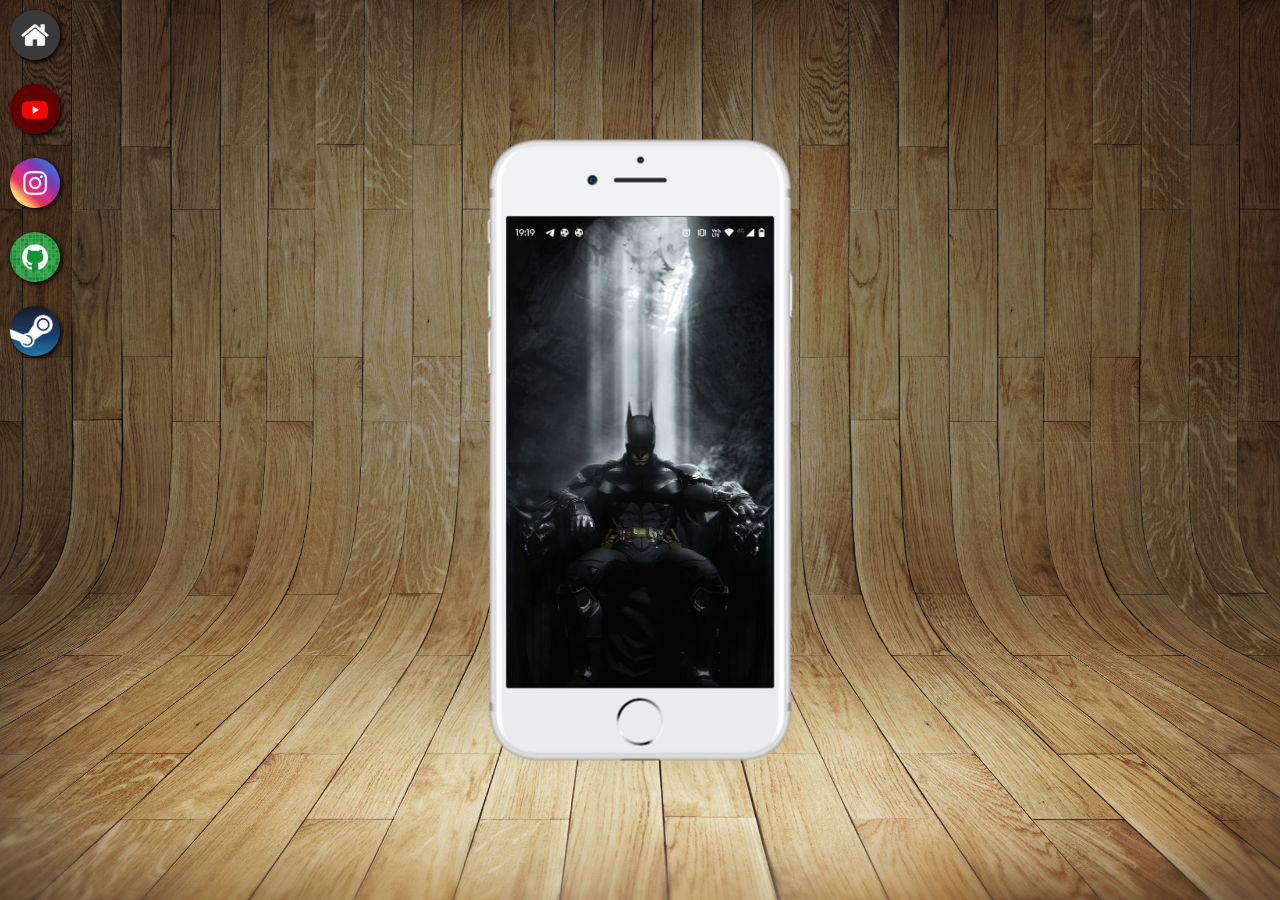
<file: index.html>
<!DOCTYPE html>
<html lang="PT-br">

<head>
    <meta charset="UTF-8">
    <meta name="viewport" content="width=device-width, initial-scale=1.0">
    <title>celular</title>
    <link rel="shotcut icon" href="favicon.ico">
    <link rel="stylesheet" href="estilo.css">
</head>

<body>
    <main>
        <section id="celular">
            <iframe src="homer.html" name="tela" id="tela" frameborder="0"></iframe>
        </section>
        <section id="redes-sociais">
            <a href="homer.html" target="tela"><img src="imagens/logo-home.jpg" alt="Home"></a><br>
            <a href="youtuber.html" target="tela"><img src="imagens/logo-youtube.jpg" alt="Youtuber"></a><br>
            <a href="insta.html" target="tela"><img src="imagens/logo-instagram.jpg" alt="Instagram"></a><br>
            <a href="git.html" target="tela"><img src="imagens/logo-github.jpg" alt="Github"></a><br>
            <a href="steam.html" target="tela"><img src="imagens/images (5).jfif" alt="Steam"></a><br>
         
        </section>


    </main>

</body>
</body>

</html>
</file>
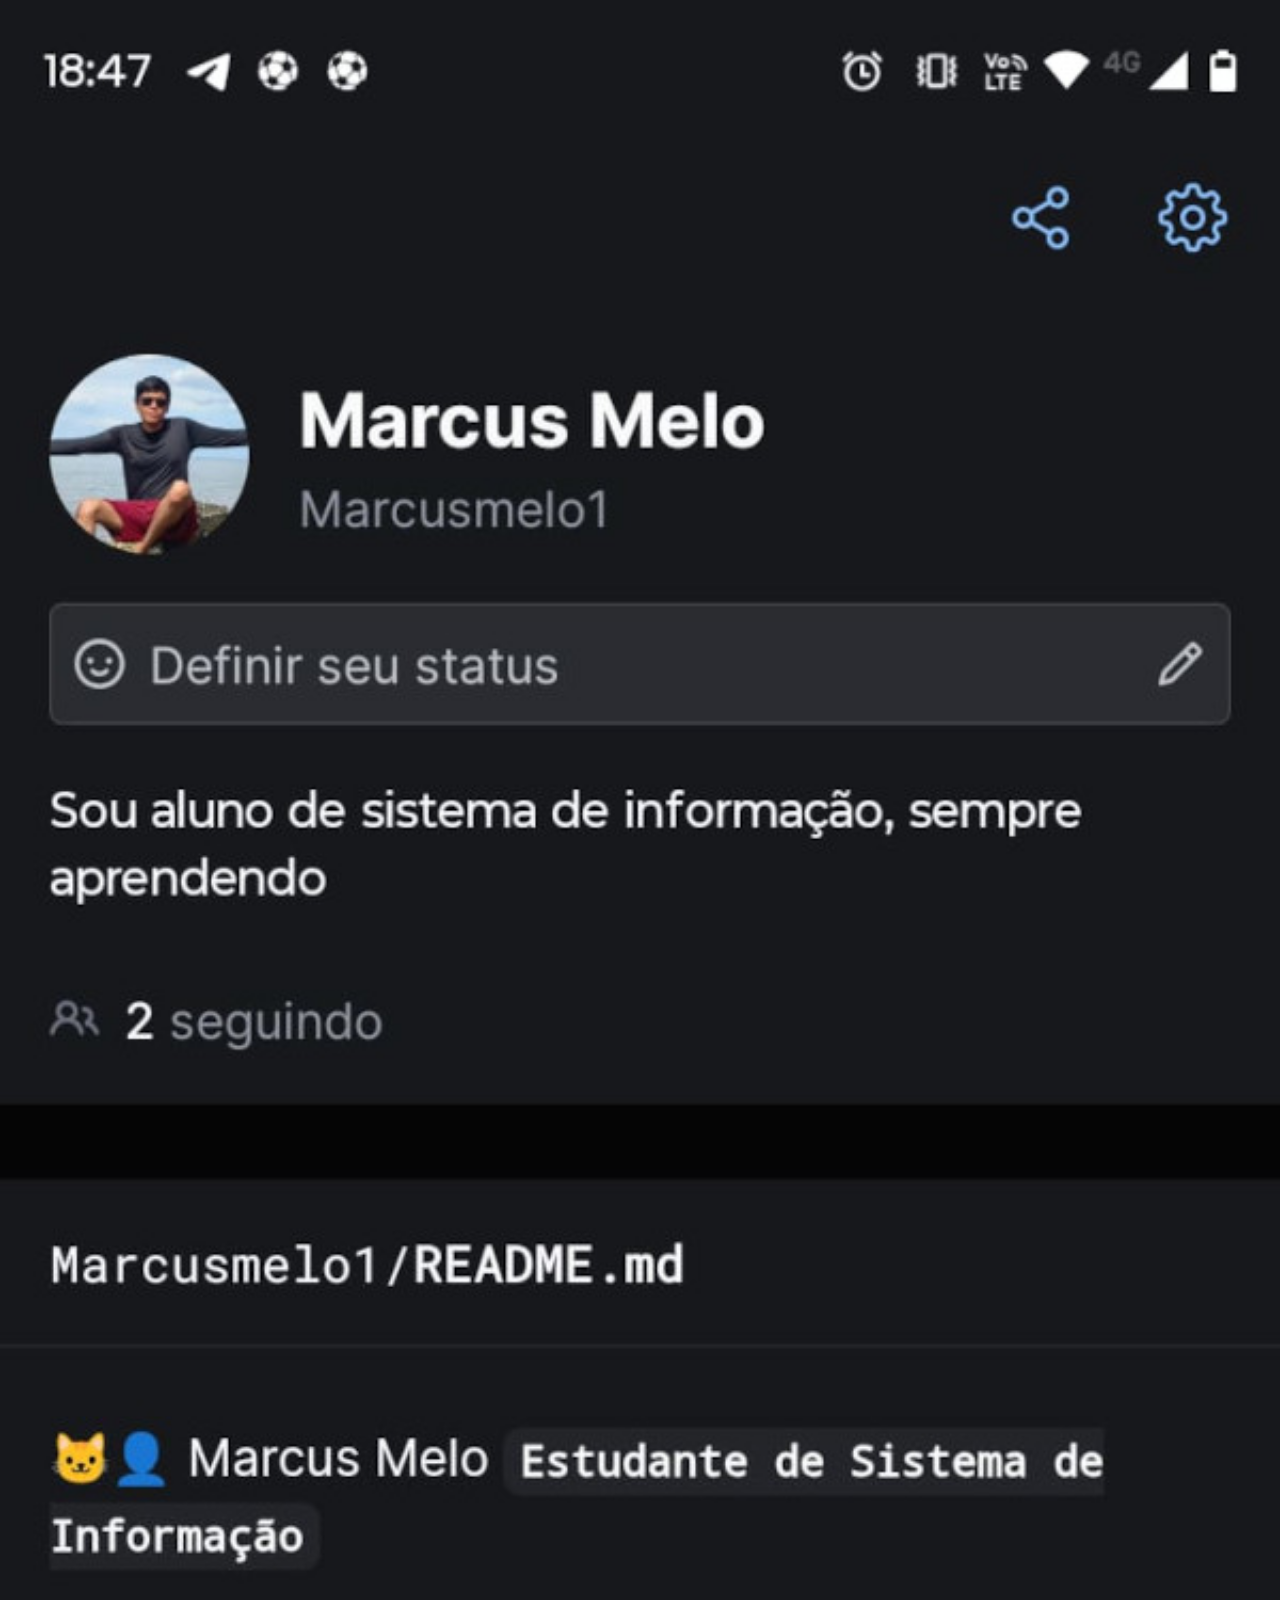
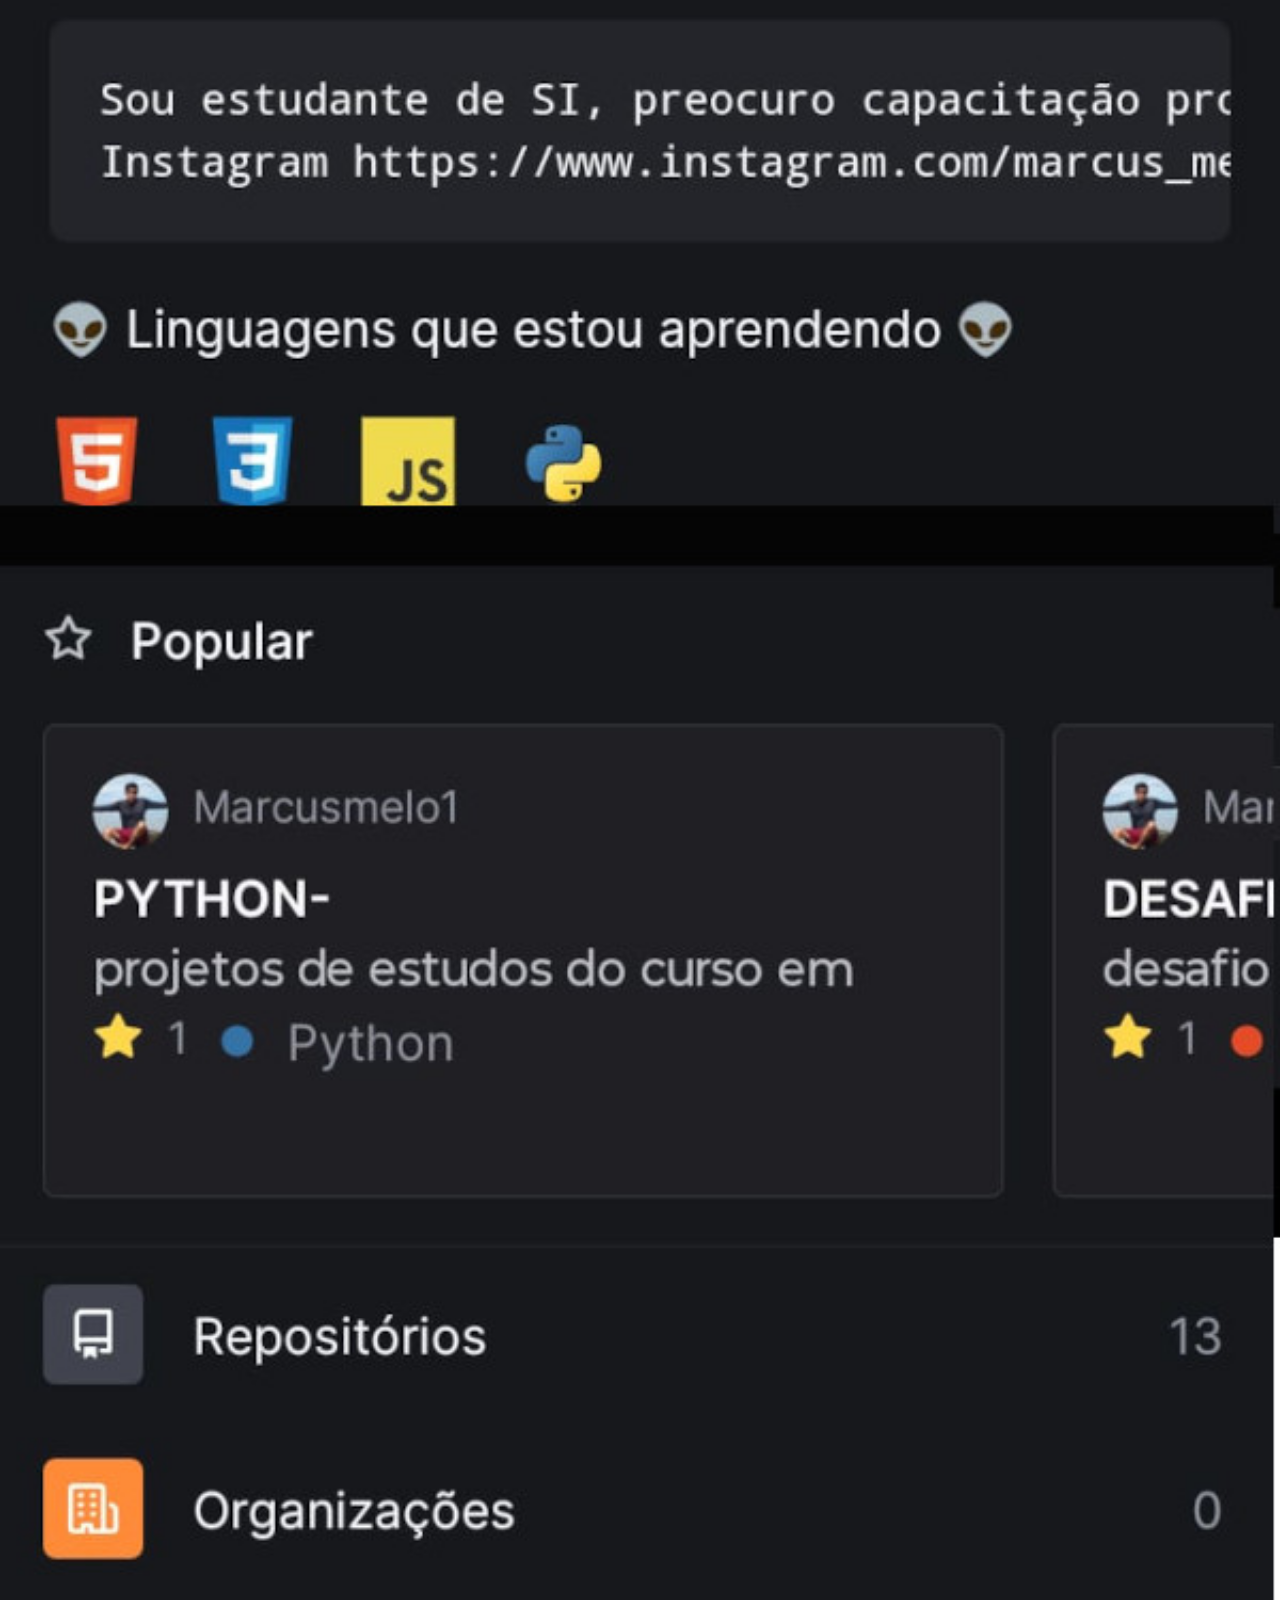
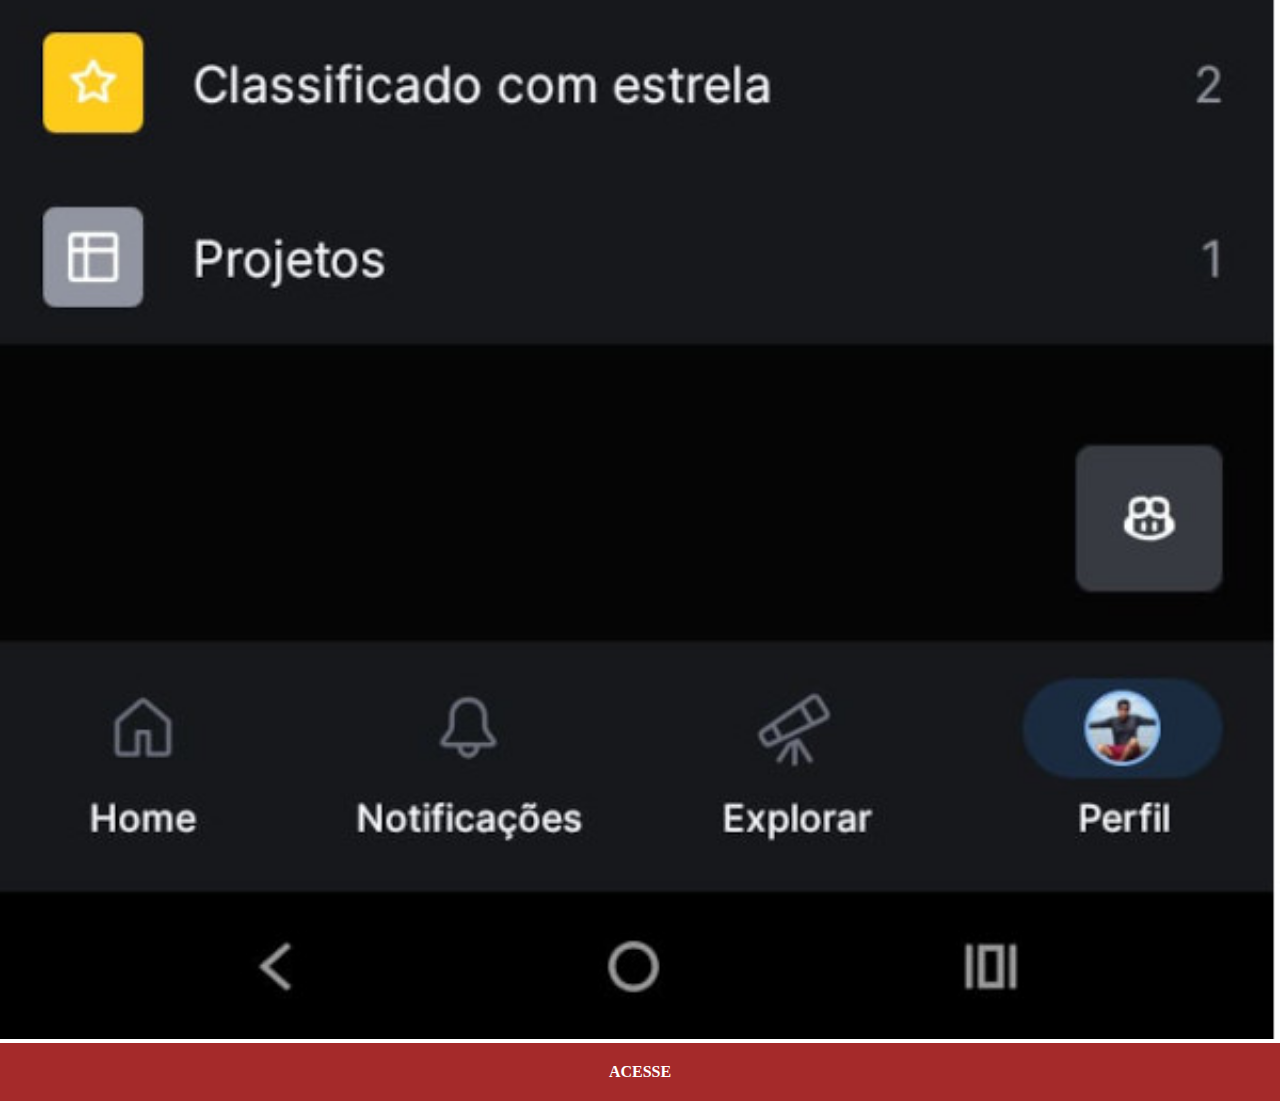
<file: git.html>
<!DOCTYPE html>
<html lang="en">
<head>
    <meta charset="UTF-8">
    <meta name="viewport" content="width=device-width, initial-scale=1.0">
    <title>Document</title>
    <link rel="stylesheet" href="estilo-redes.css">
</head>
<body>
    <img src="imagens/git.jpg" alt="Git">
    <a href="https://github.com/Marcusmelo1?tab=repositories" target="_blank">ACESSE</a>
    
</body>
</html>
</file>
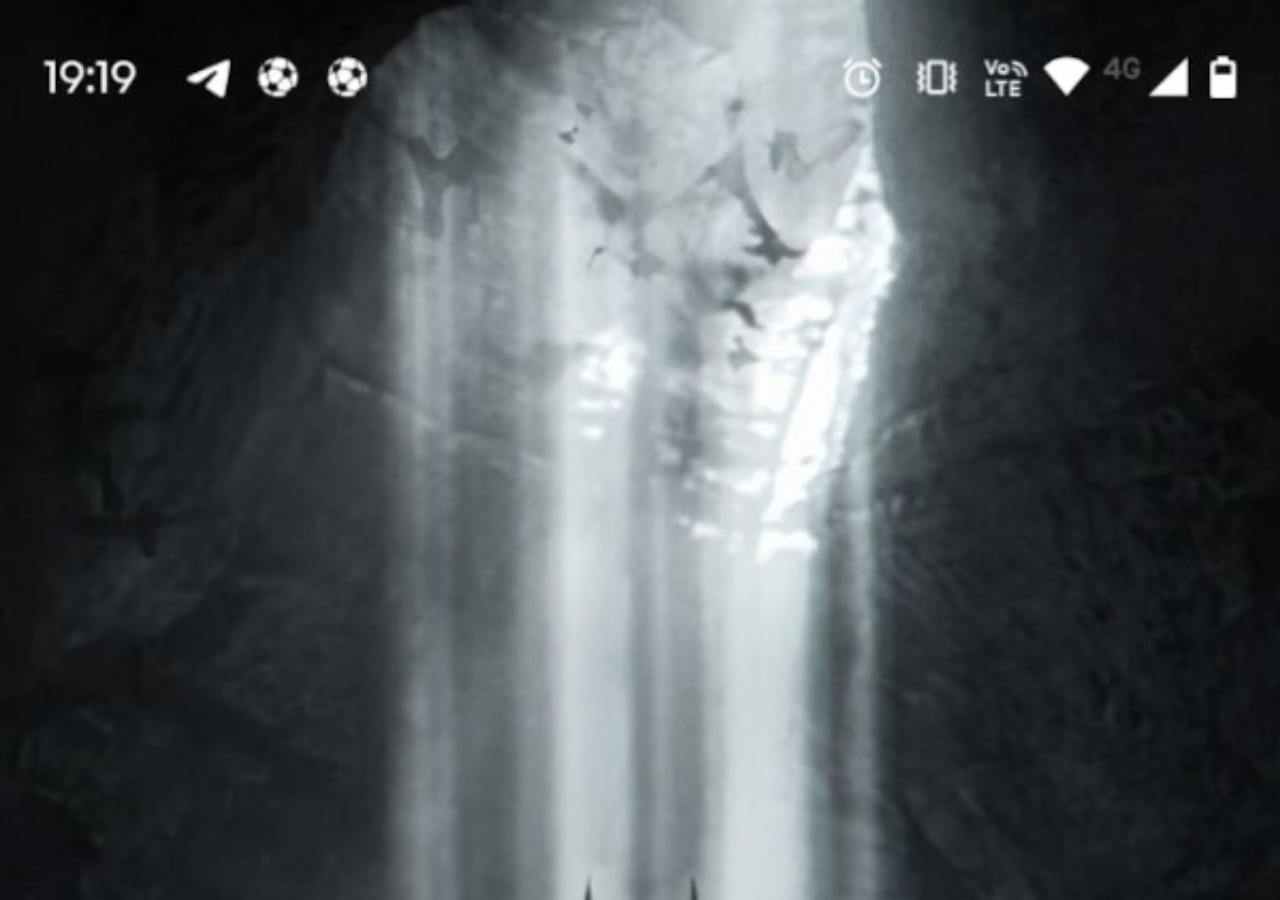
<file: homer.html>
<!DOCTYPE html>
<html lang="en">

<head>
    <meta charset="UTF-8">
    <meta name="viewport" content="width=device-width, initial-scale=1.0">
    <title>Home</title>
</head>
<style>
    * {
        margin: 0;
        padding: 0;
        box-sizing: border-box;
        list-style: none;
    }

    body {
        width: 100vw;
        height: 100vh;
        background: black url(/imagens/tela.jpg) no-repeat top center;
        background-size: cover;

    }
</style>

<body>

</body>

</html>
</file>
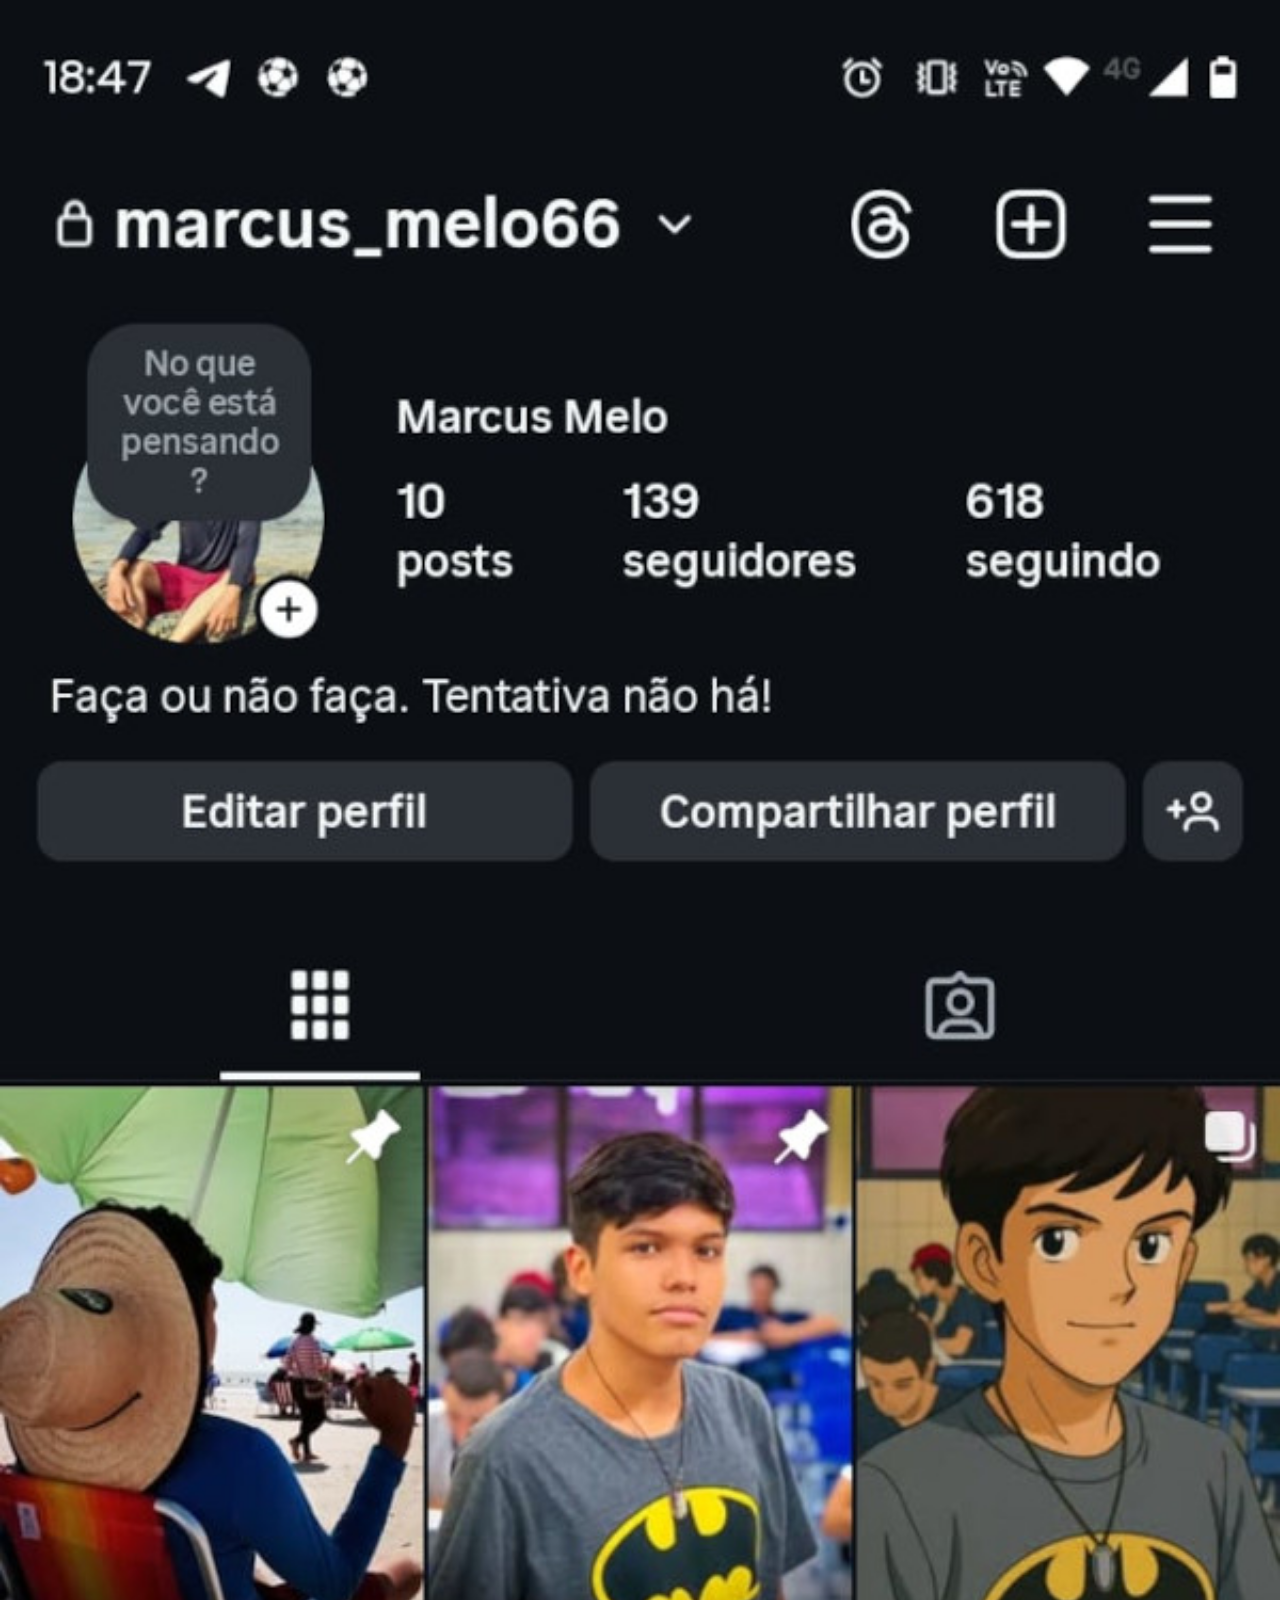
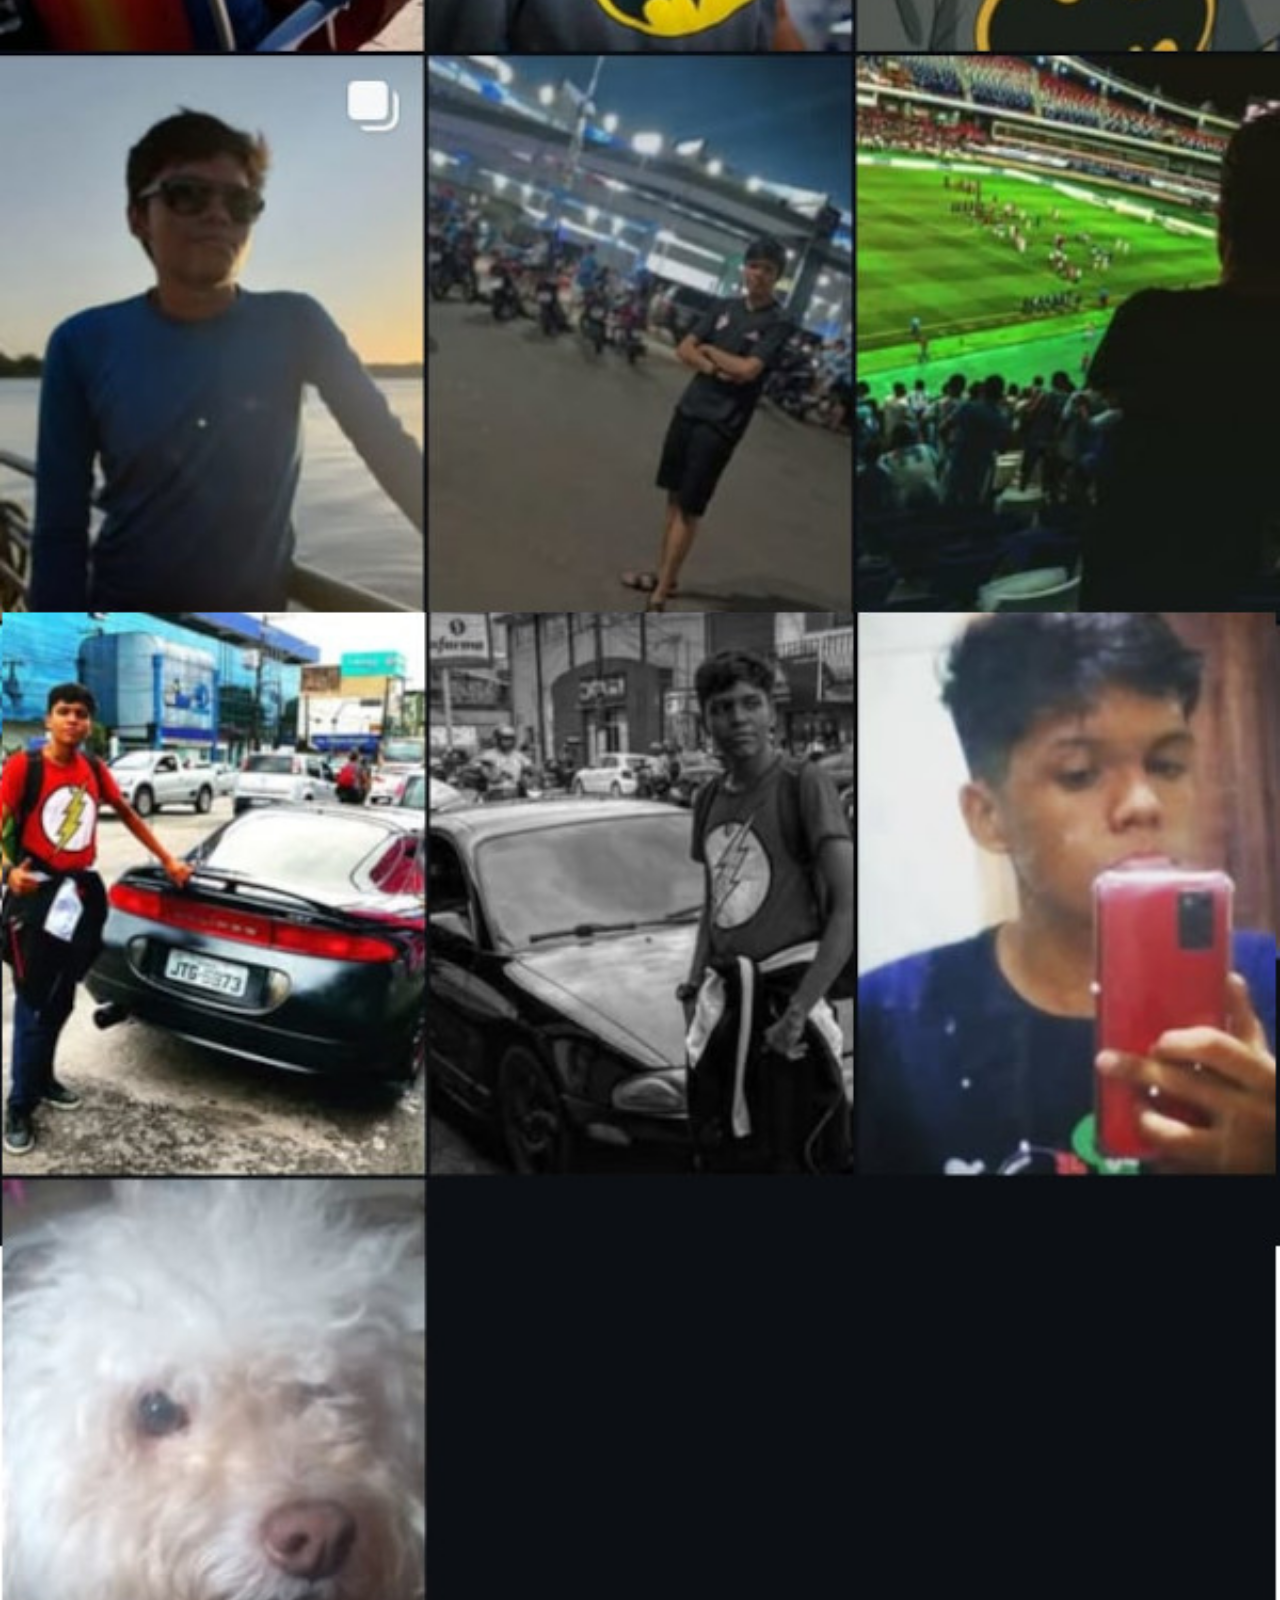
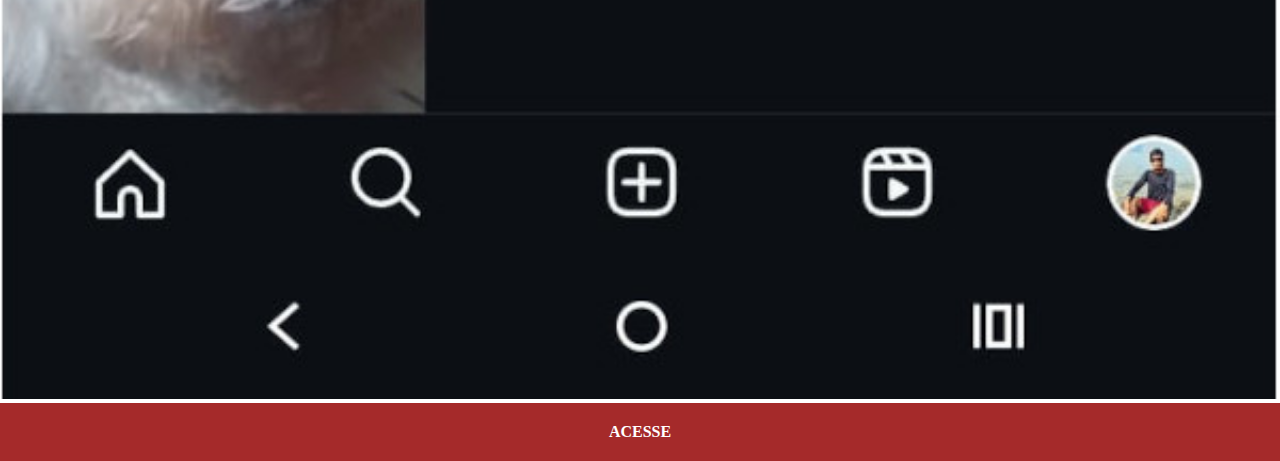
<file: insta.html>
<!DOCTYPE html>
<html lang="en">

<head>
    <meta charset="UTF-8">
    <meta name="viewport" content="width=device-width, initial-scale=1.0">
    <title>Document</title>
    <link rel="stylesheet" href="estilo-redes.css">
</head>

<body>
    <img src="./imagens/insta.jpg" alt="Instagram">
    <a href="https://www.instagram.com/marcus_melo66" target="_blank">ACESSE</a>


</body>

</html>
</file>
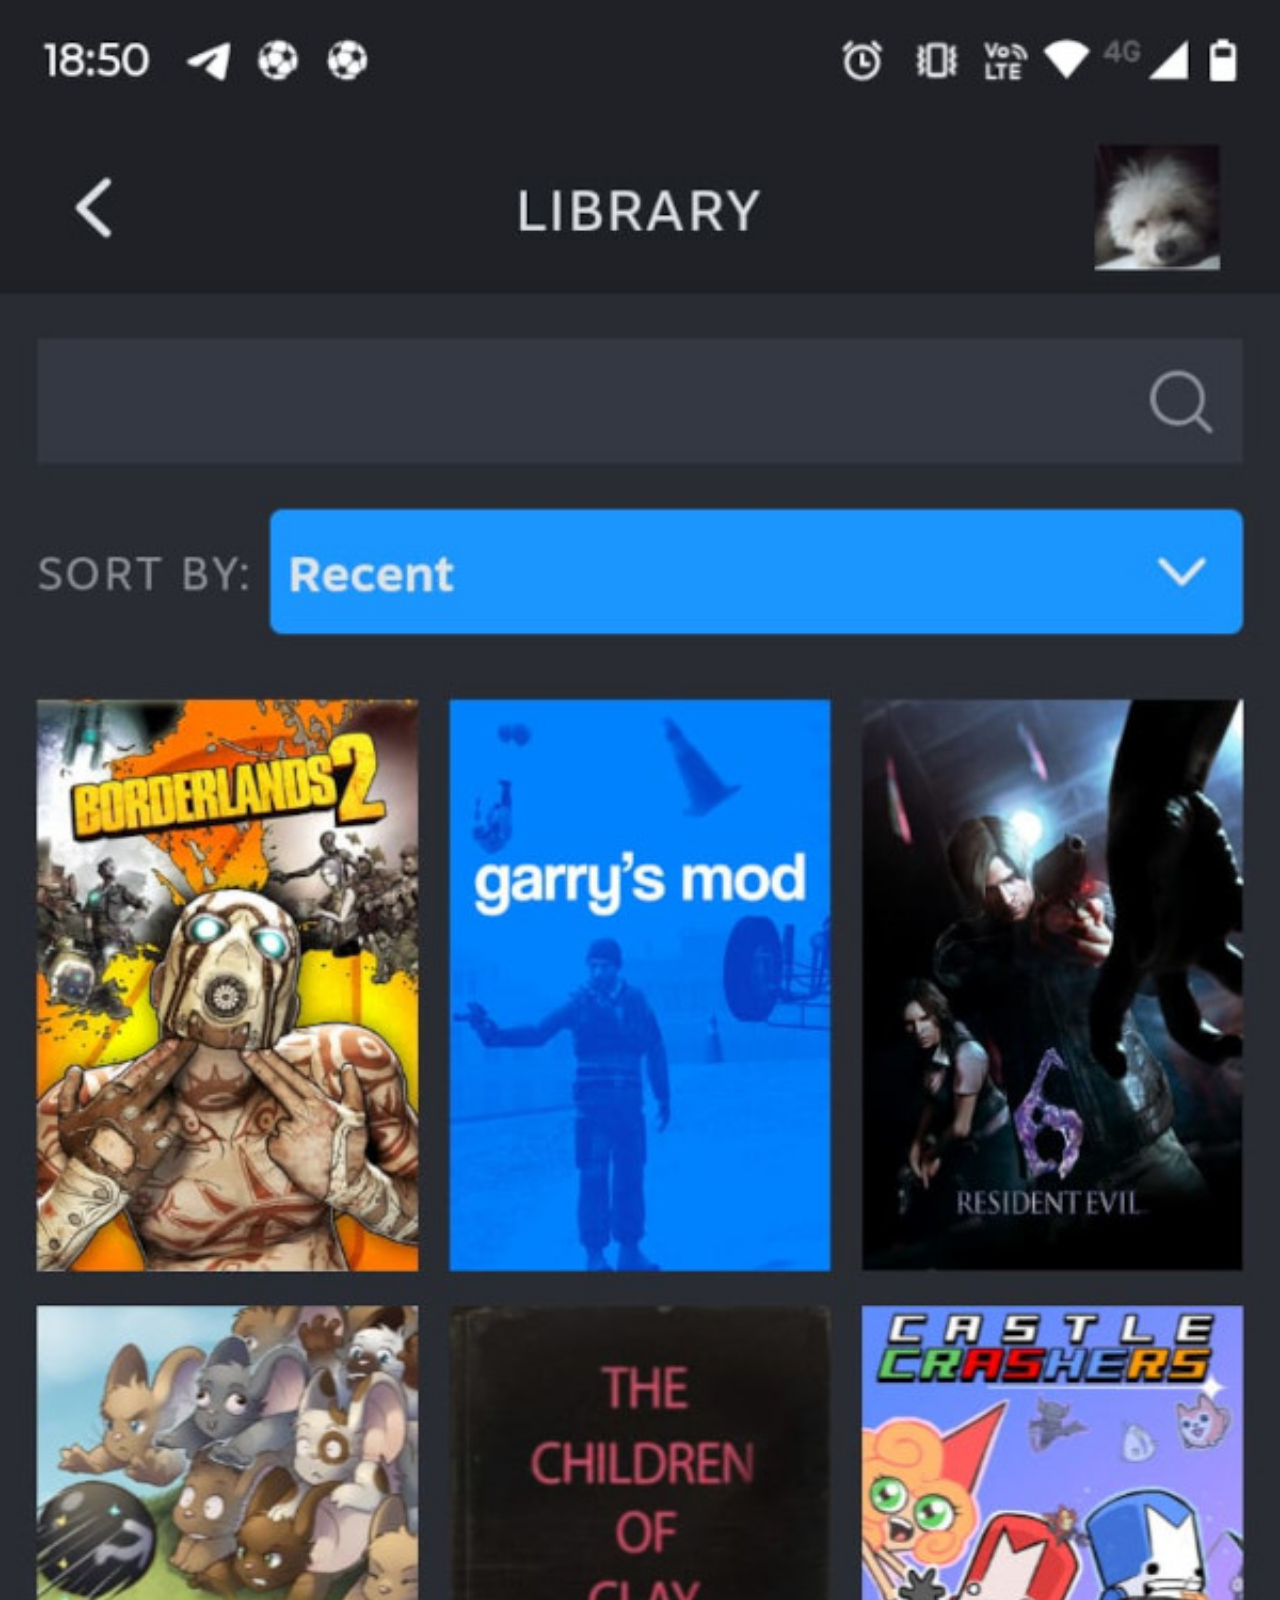
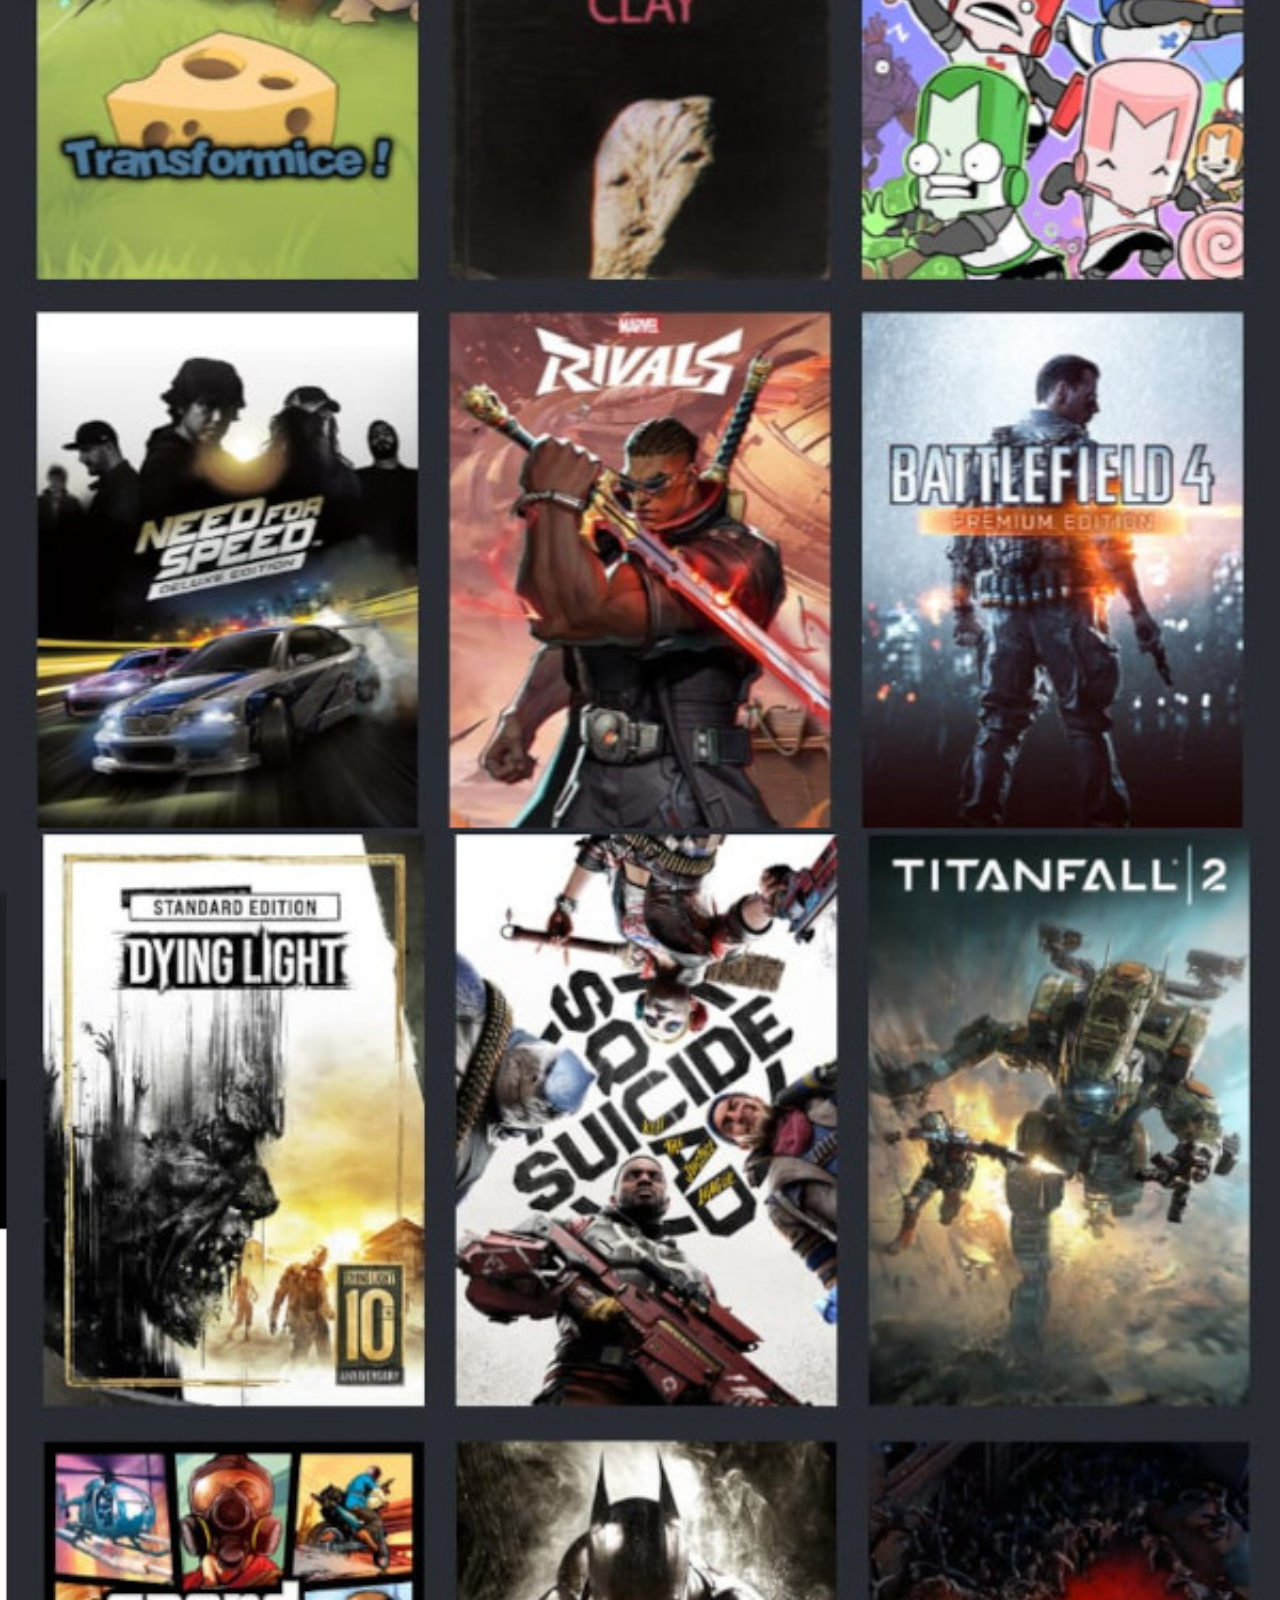
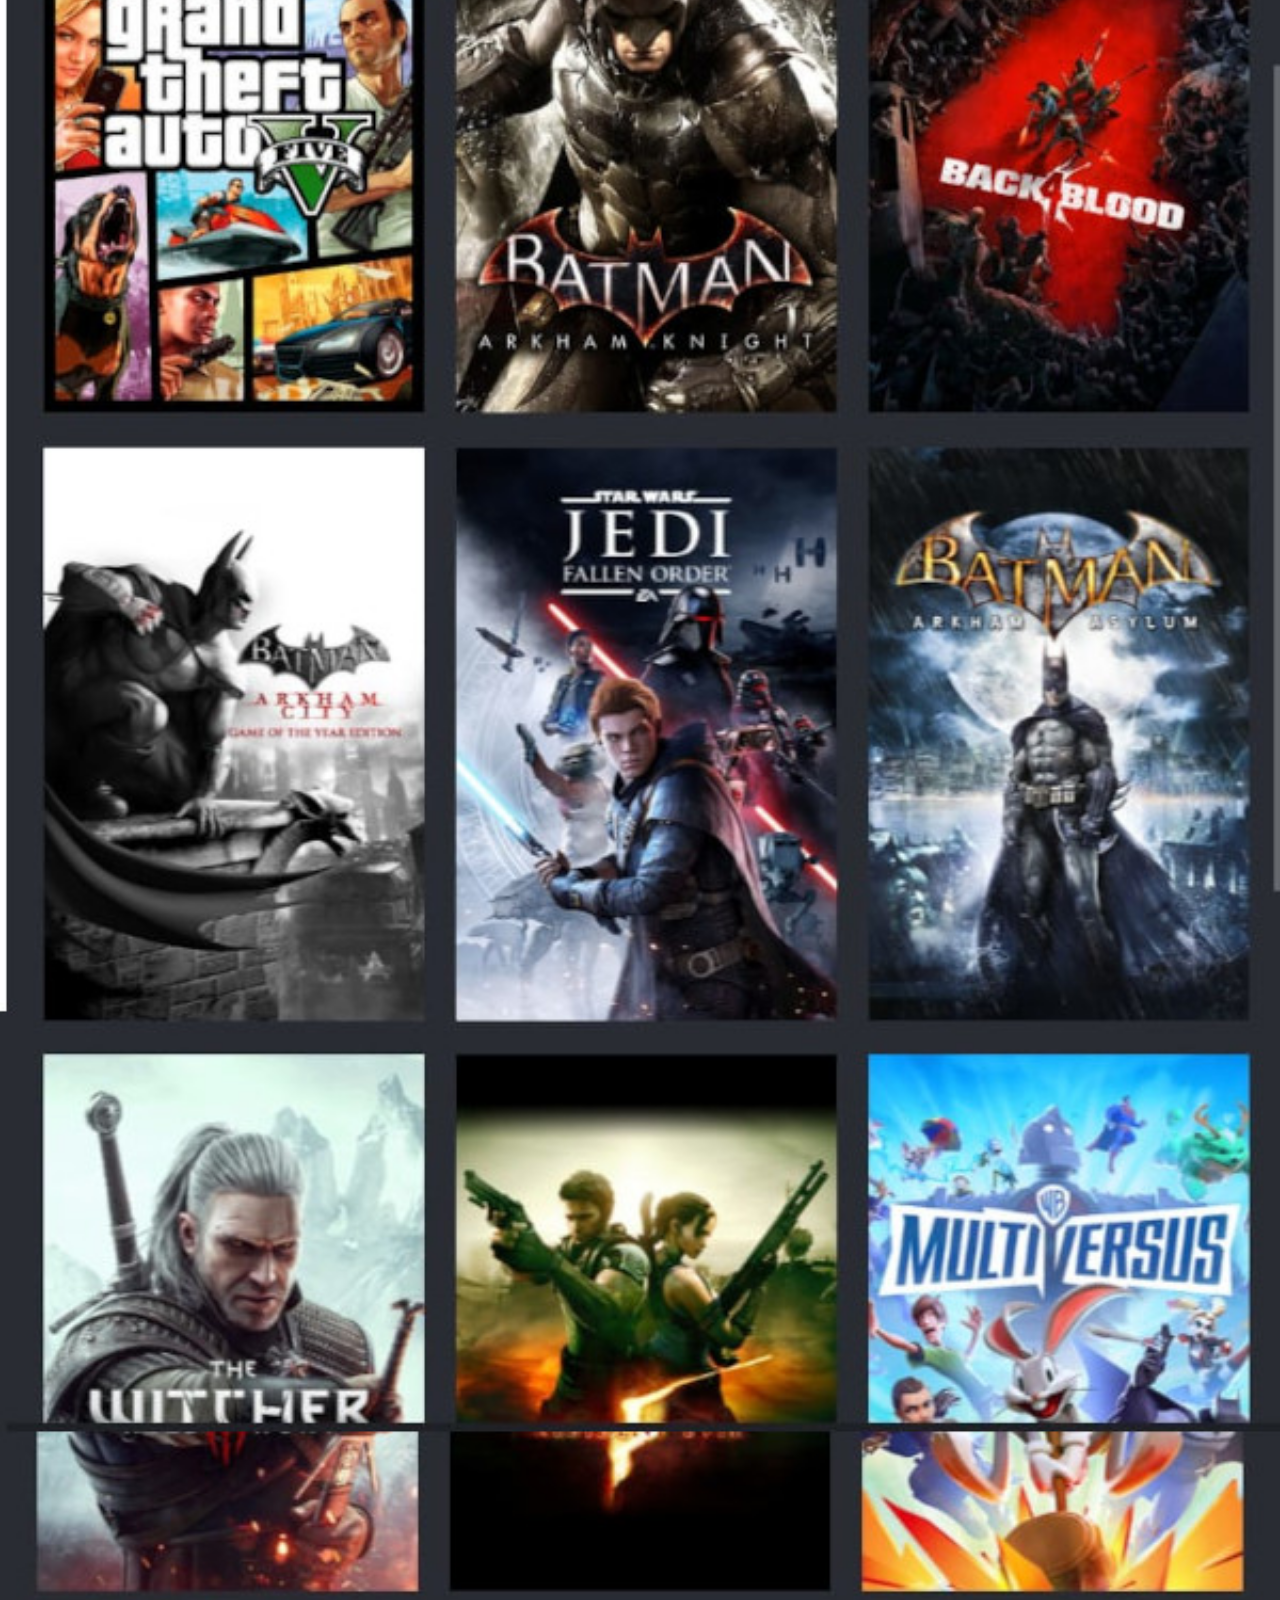
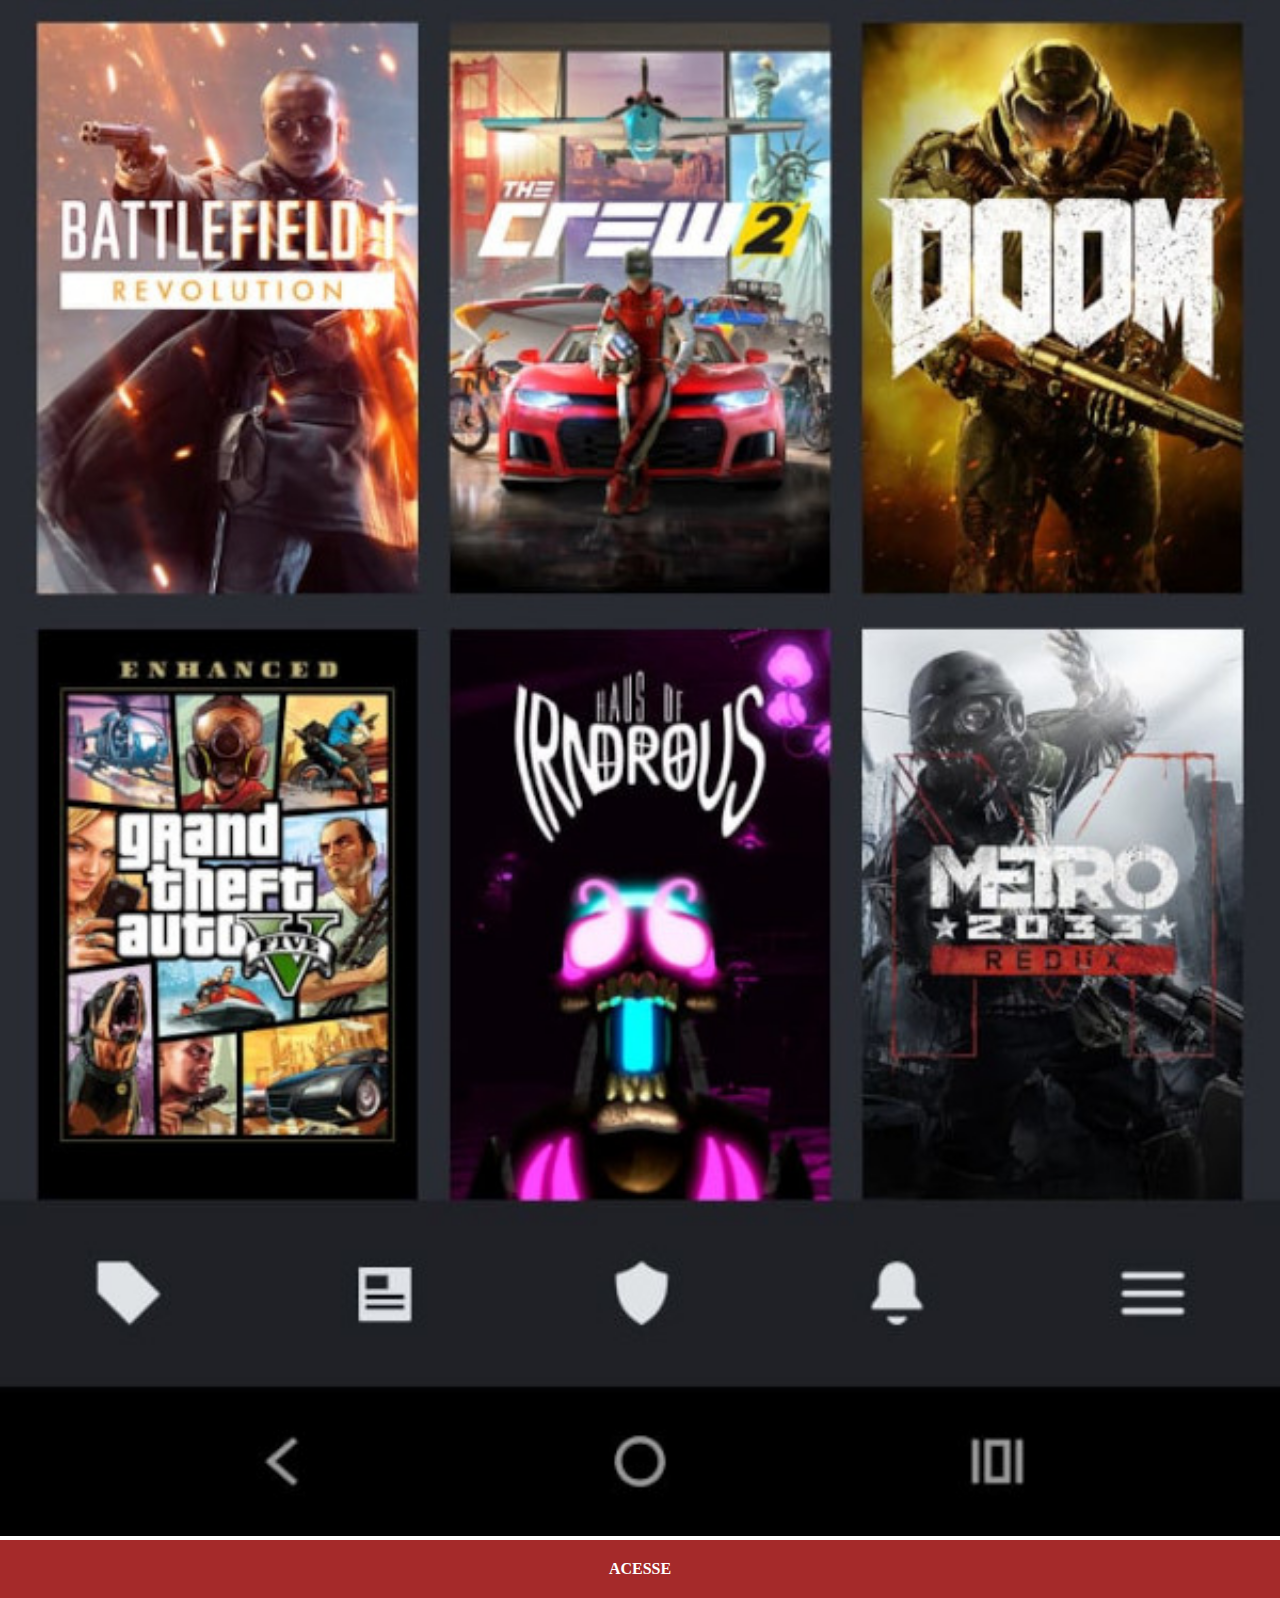
<file: steam.html>
<!DOCTYPE html>
<html lang="en">
<head>
    <meta charset="UTF-8">
    <meta name="viewport" content="width=device-width, initial-scale=1.0">
    <title>Document</title>
    <link rel="stylesheet" href="estilo-redes.css">
</head>
<body>
        <img src="imagens/steam.jpeg" alt="Steam">
    <a href="https://steamcommunity.com/profiles/76561199487166171" target="_blank">ACESSE</a>
    
</body>
</html>
</file>
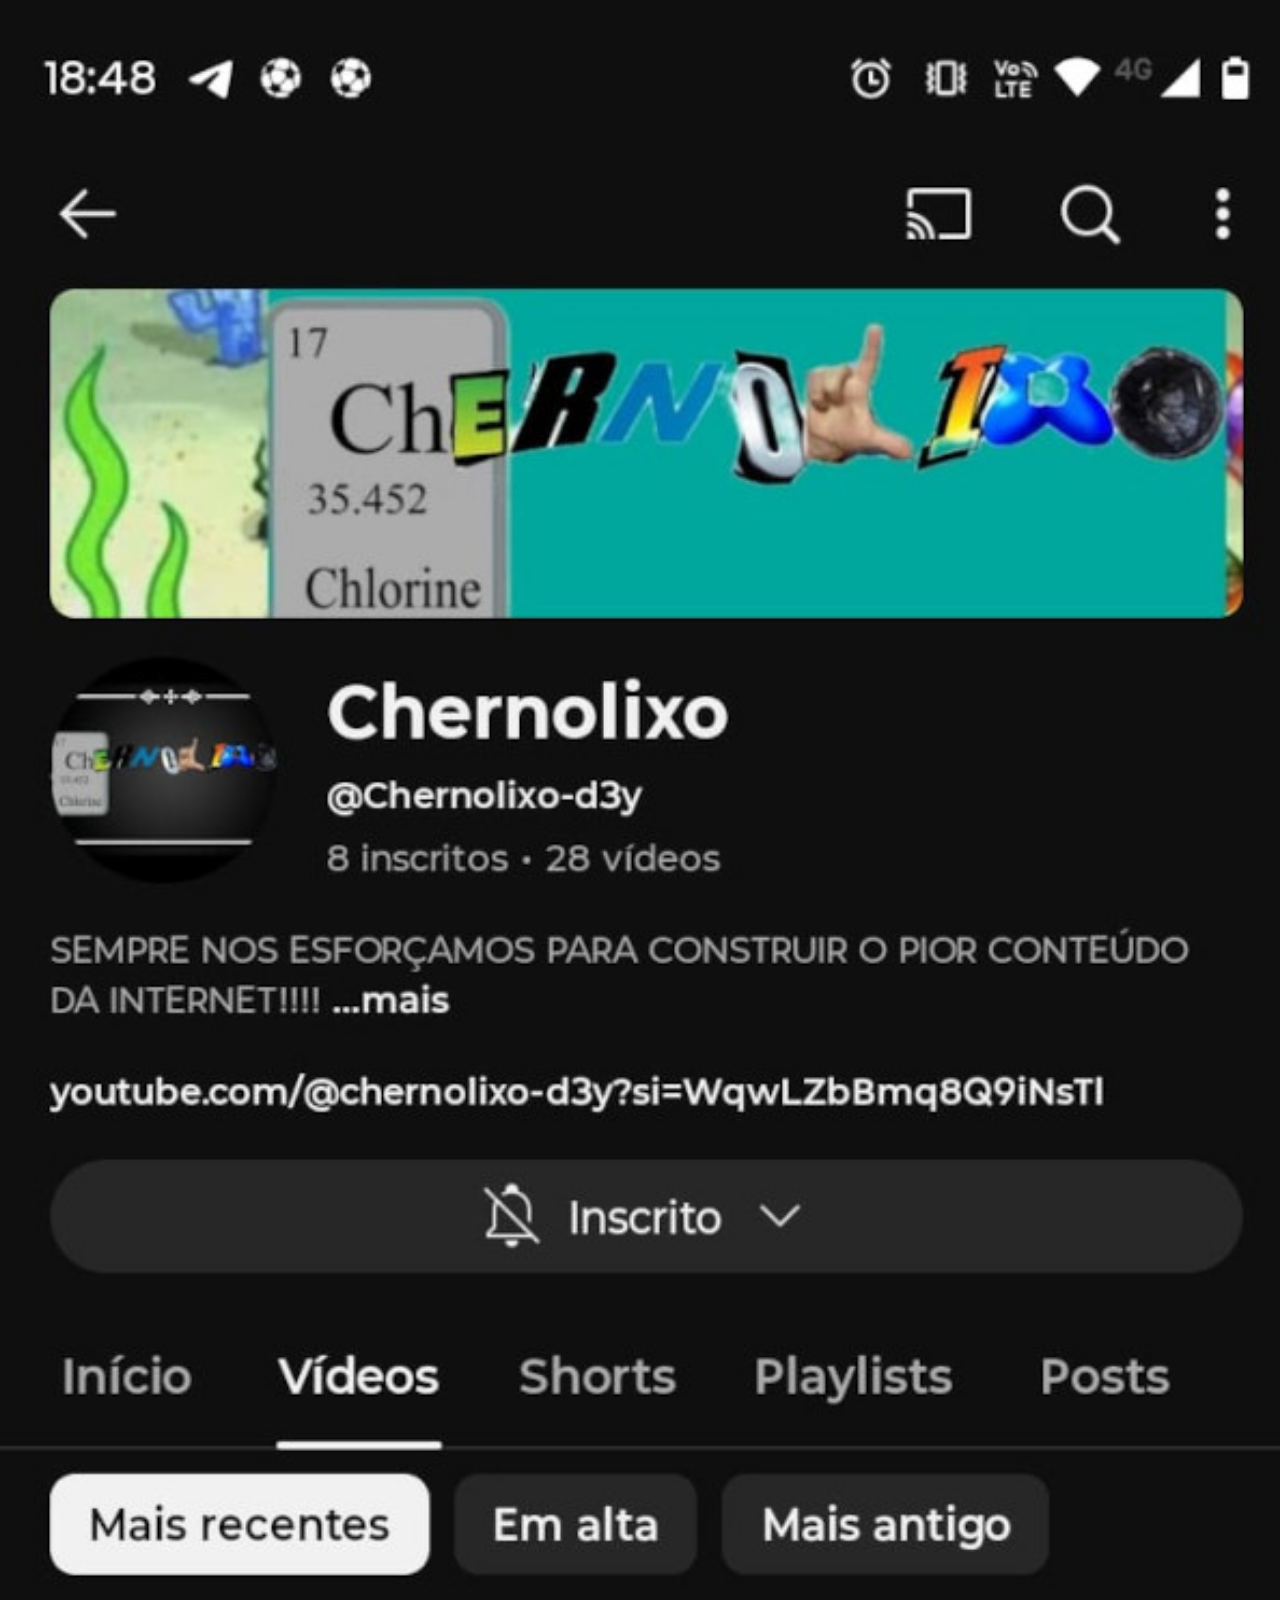
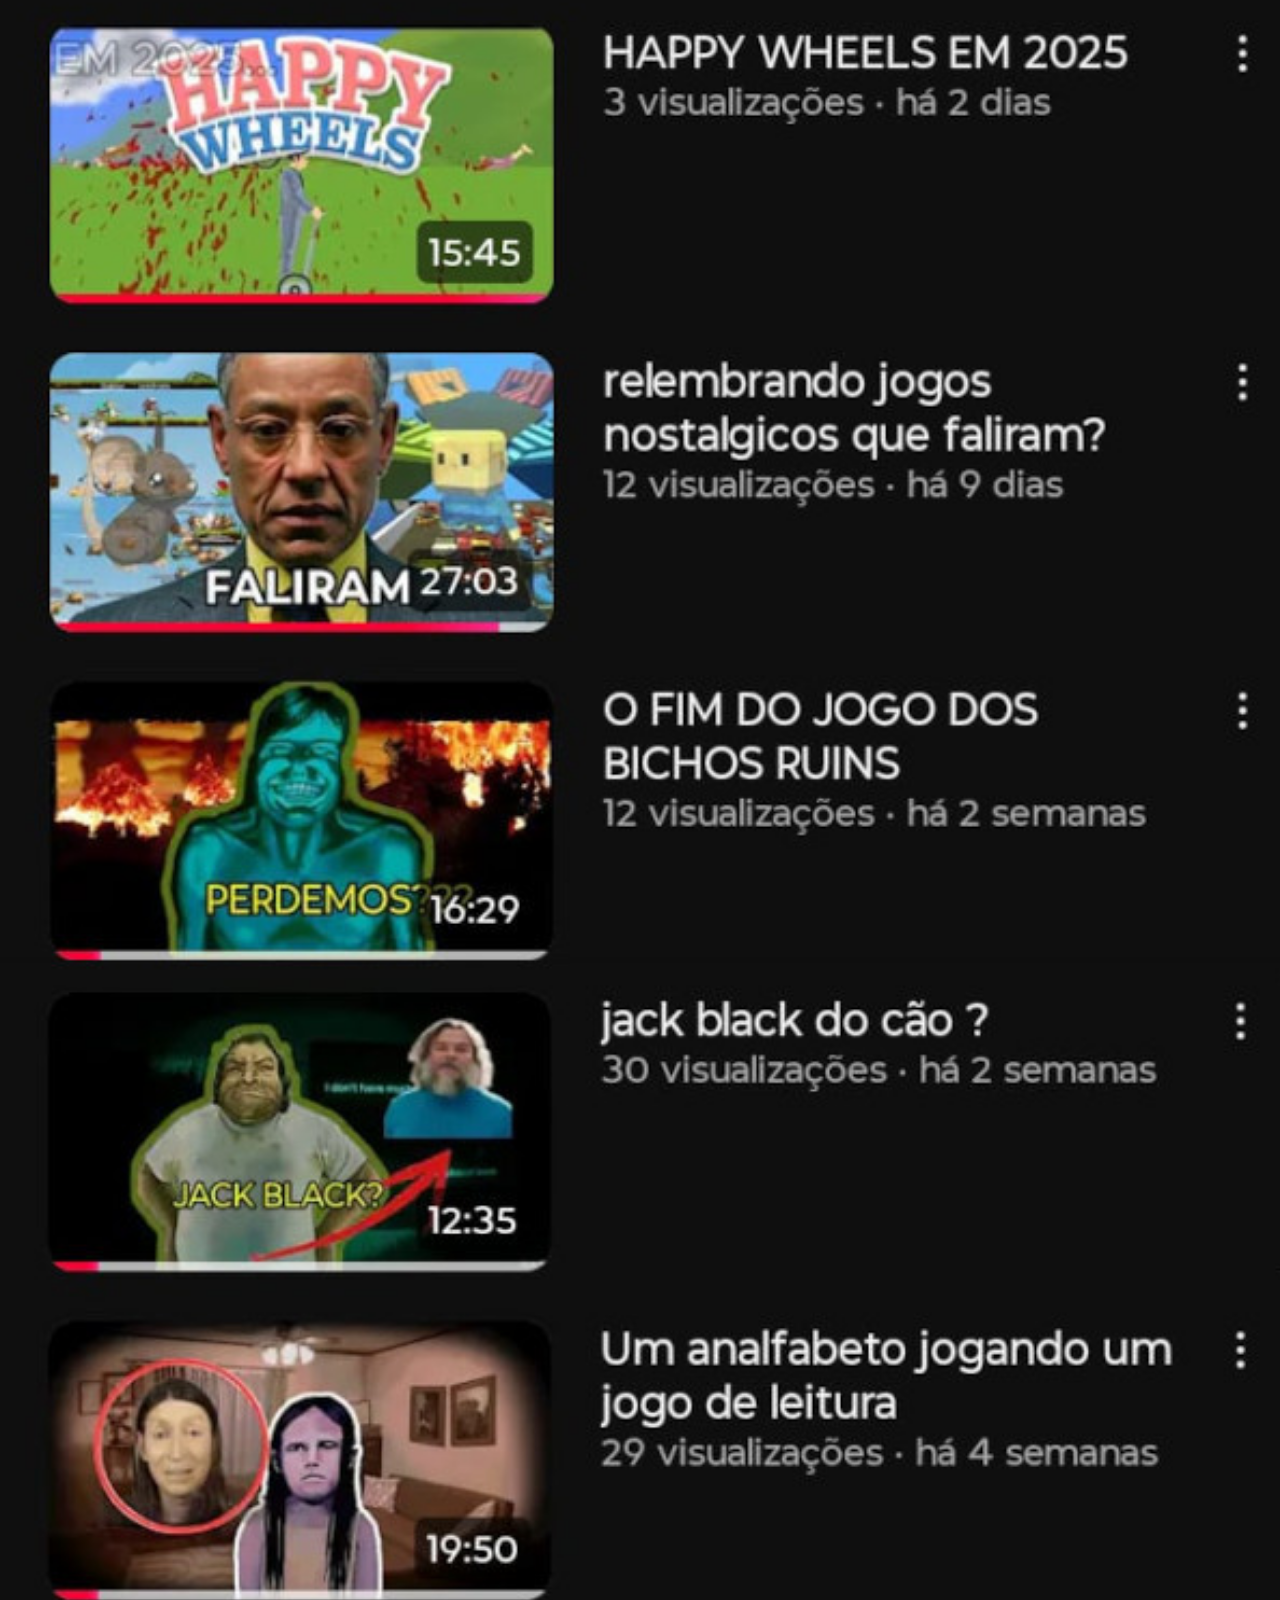
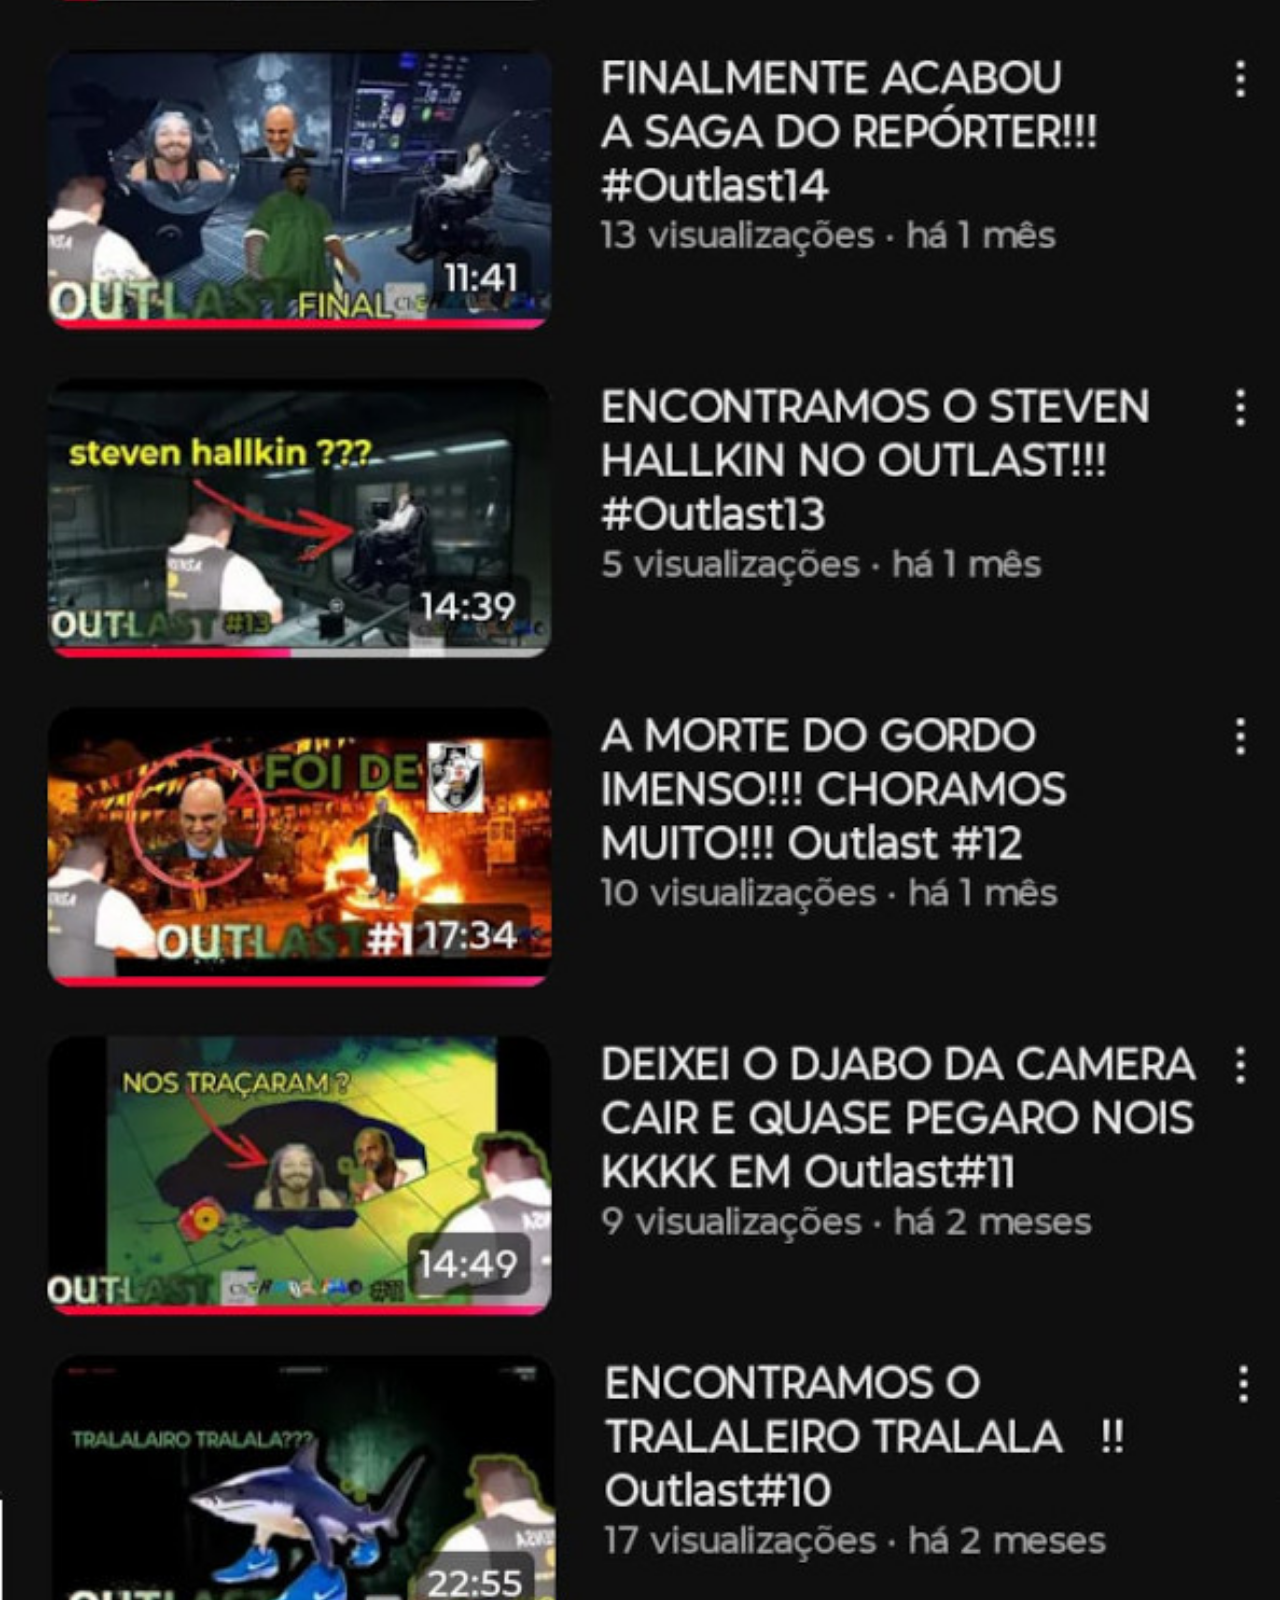
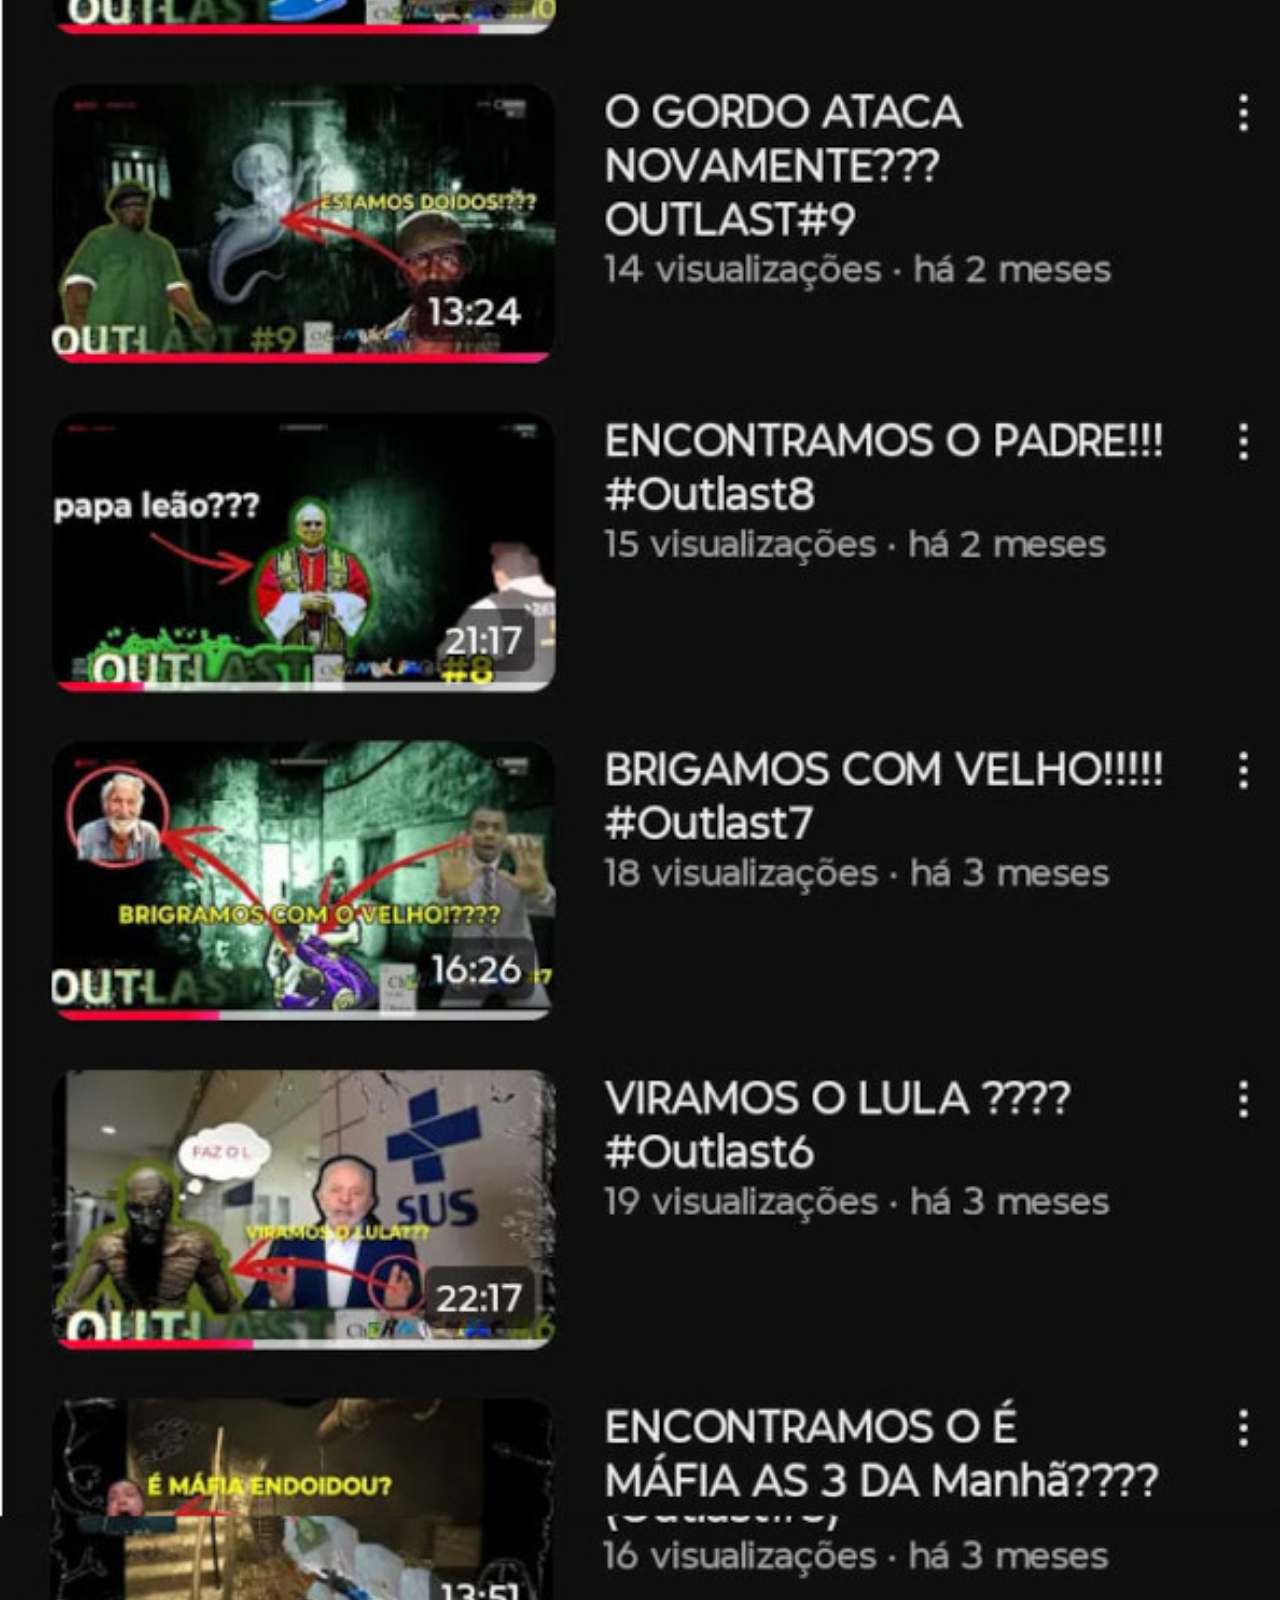
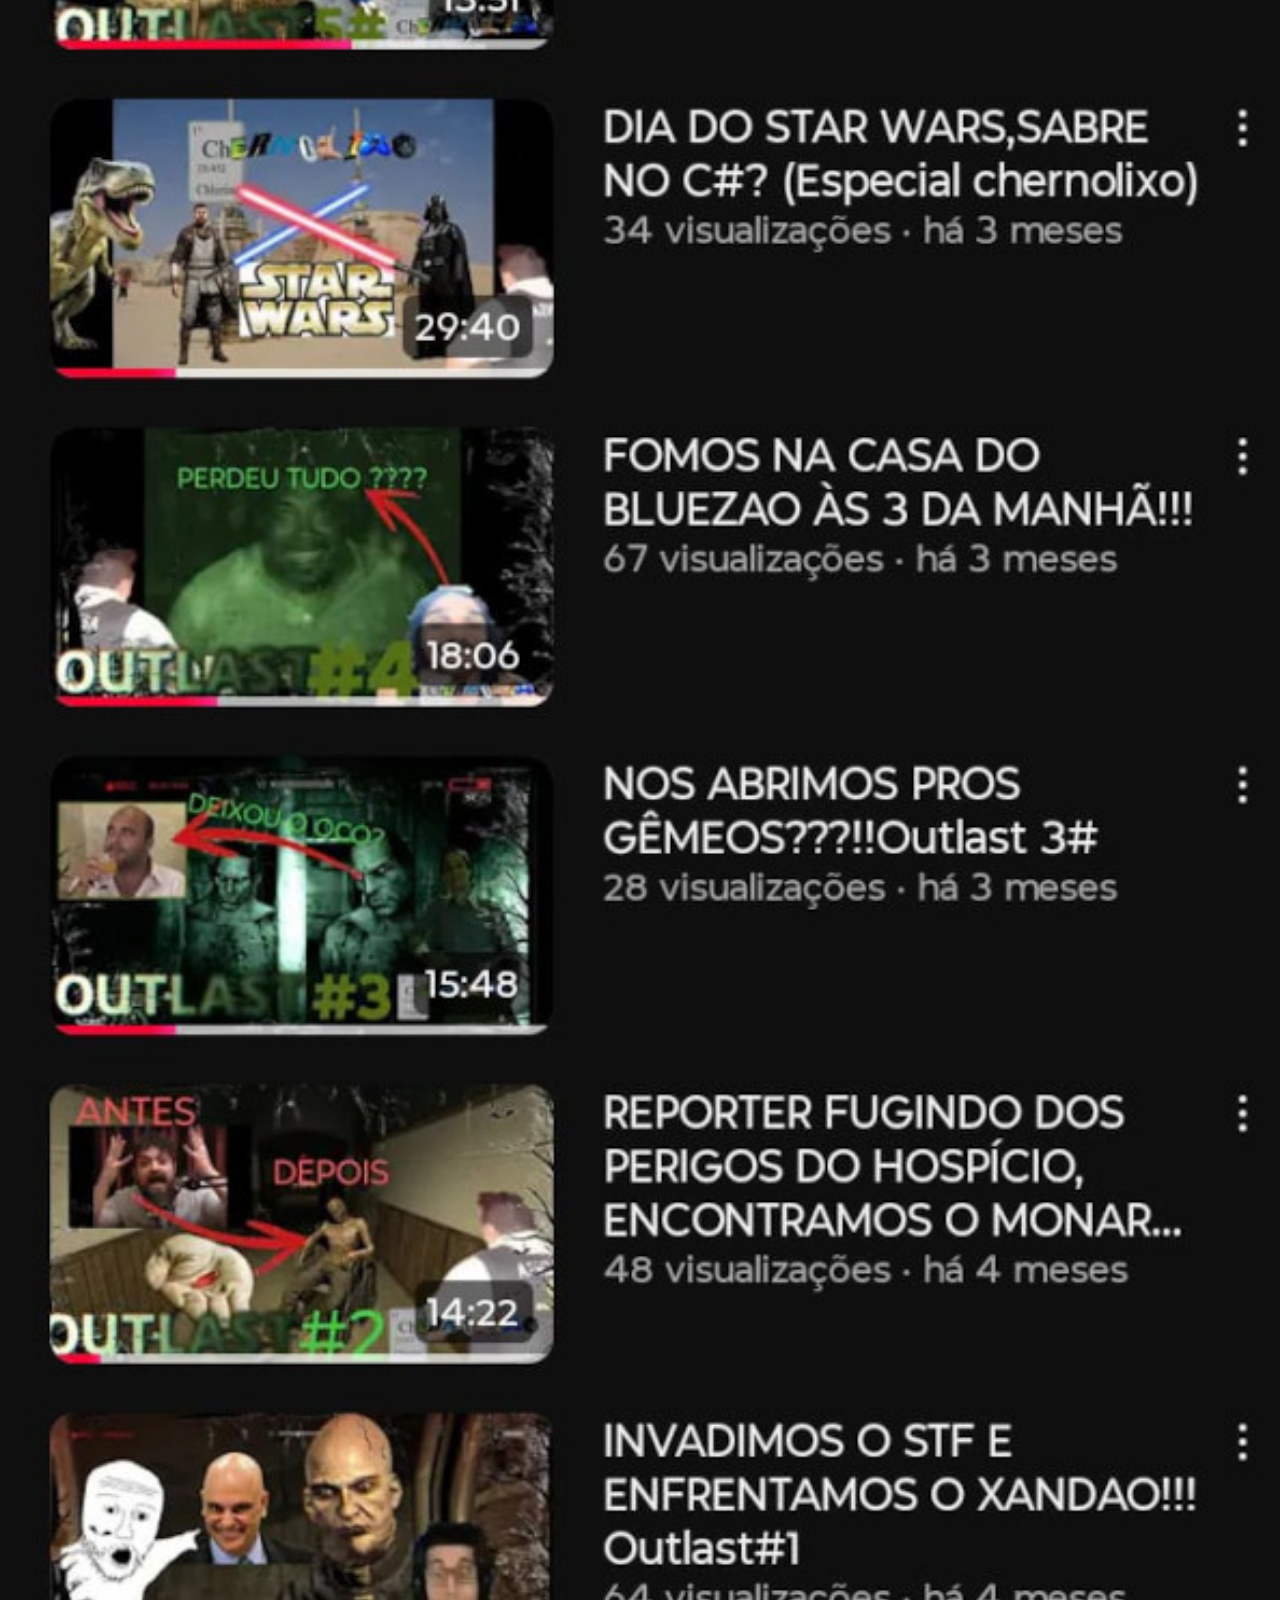
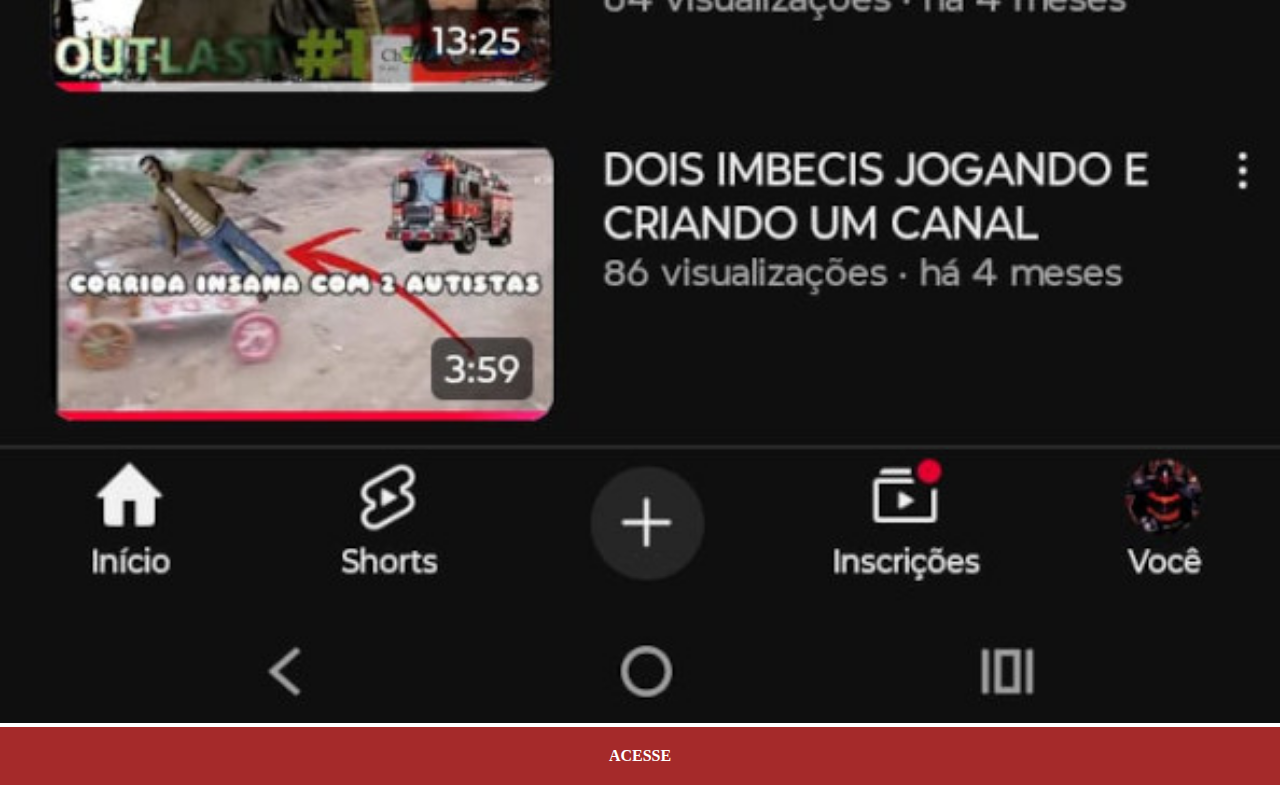
<file: youtuber.html>
<!DOCTYPE html>
<html lang="en">

<head>
    <meta charset="UTF-8">
    <meta name="viewport" content="width=device-width, initial-scale=1.0">
    <title>Youtuber</title>
   <link rel="stylesheet" href="estilo-redes.css">
</head>

<body>
    <img src="/imagens/yotuber.jpg" alt="Youtuber">
    <a href="https://www.youtube.com/@Chernolixo-d3y" target="_blank">ACESSE</a>

</body>

</html>
</file>
<file: estilo.css>
@charset "UTF-8";
 * { 
    margin: 0;
    padding: 0;
    
}
html,body{
    background: url(imagens/fundo-madeira.jpg)
    no-repeat top center;
    background-size: cover;
    background-attachment: fixed;
    height: 100vh;
    width: 100vh;
}


iframe#tela{
    position: relative;
    top:80px;
    left:22px;
    width: 267px;
    height: 471px;
}

section#celular{
    position: absolute;
    top:50%;
    left: 50%;
  transform: translate(-50%,-50%);
  height: 627px;
  width: 311px;
  background: url(imagens/frame-iphone.png) no-repeat;
}
section#resdes-sociais{
    text-align: right;
}
section#redes-sociais img{
    width: 50px;
    margin: 10px;
    border-radius: 50%;
    box-shadow: 2px 2px 5px black;
    box-sizing: border-box;
}
section#redes-sociais img:hover{
    border: 2px solid rgb(255, 255, 255);
    transform: translate(-3px,-3px);
    box-shadow: 5px 5px 10px black;
    transition: transform 0.1s;

}
</file>
<file: estilo-redes.css>
@charset "UTF-8";

        * {
            margin: 0px;
            padding: 0px;
        }
        ::-webkit-scrollbar{
            width: 0px;
            height: 0px;
        }
        img {
            width: 100vw;
        }

        a {
            display: block;
            background-color: brown;
            color: white;
            padding: 20px;
            text-align: center;
            font-weight: bold;
            text-decoration: none;
        }

        a:houver{
            background-color: red;
        }
</file>
